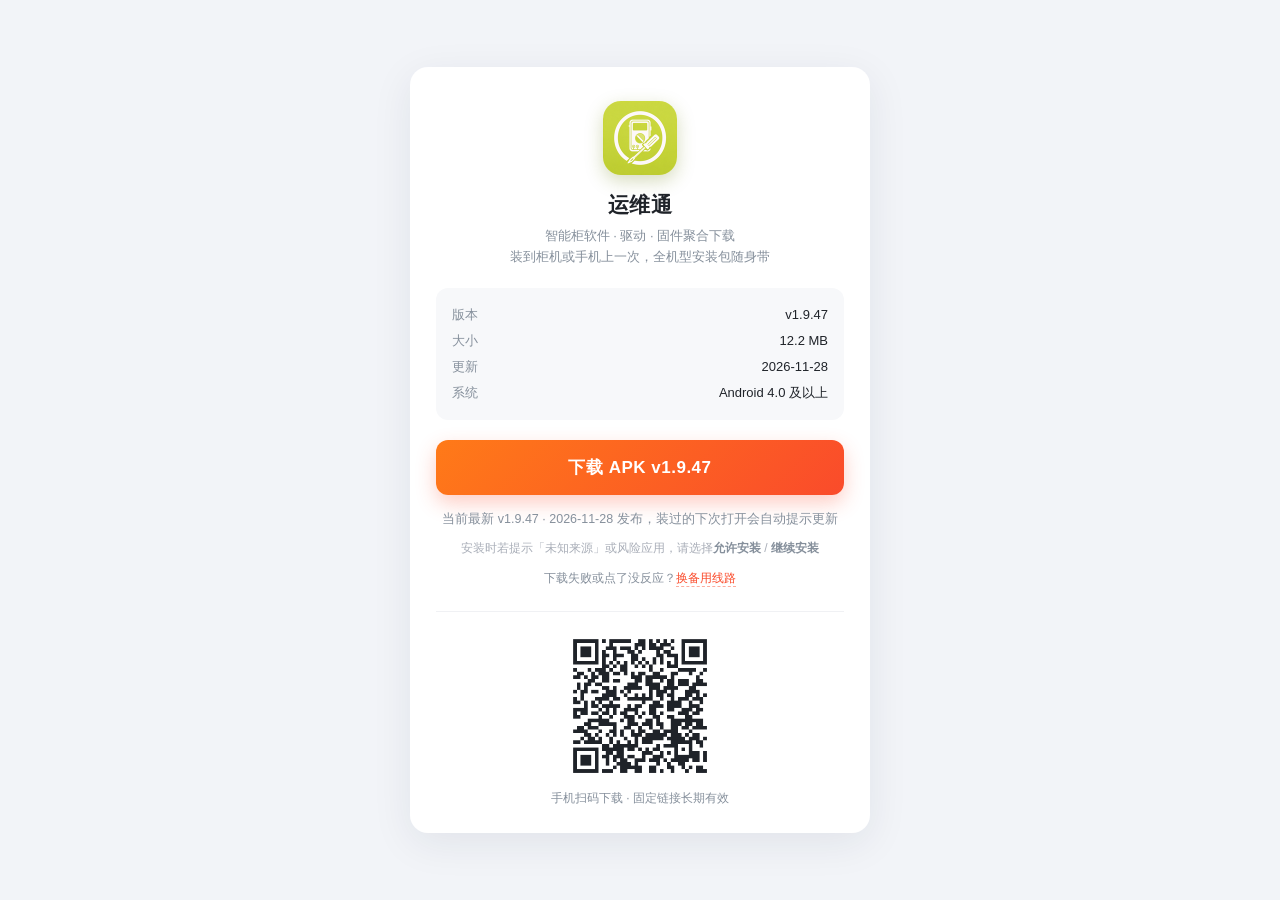
<file: app/index.html>
<!DOCTYPE html>
<html lang="zh-CN">
<head>
<meta charset="utf-8">
<meta name="viewport" content="width=device-width,initial-scale=1,viewport-fit=cover">
<title>运维通 · 下载</title>
<style>
  * { margin: 0; padding: 0; box-sizing: border-box; -webkit-tap-highlight-color: transparent; }
  body {
    font-family: -apple-system, BlinkMacSystemFont, "PingFang SC", "Hiragino Sans GB", "Microsoft YaHei", sans-serif;
    background: #f2f4f8; color: #1f2329; min-height: 100vh;
    display: flex; align-items: center; justify-content: center; padding: 20px;
  }
  .card {
    background: #fff; width: 100%; max-width: 460px; border-radius: 18px;
    padding: 34px 26px 26px; box-shadow: 0 10px 40px rgba(20, 32, 60, .08); text-align: center;
  }
  .logo {
    width: 74px; height: 74px; margin: 0 auto 16px; border-radius: 18px; display: block;
    box-shadow: 0 6px 18px rgba(110, 130, 20, .28);
  }
  h1 { font-size: 21px; font-weight: 600; letter-spacing: .5px; }
  .sub { margin-top: 7px; font-size: 13px; color: #86909c; line-height: 1.6; }
  .meta {
    margin: 20px 0 4px; background: #f7f8fa; border-radius: 12px; padding: 14px 16px; text-align: left;
  }
  .meta div { display: flex; justify-content: space-between; font-size: 13px; line-height: 2; }
  .meta span:first-child { color: #86909c; }
  .meta span:last-child { color: #1f2329; font-weight: 500; font-variant-numeric: tabular-nums; }
  .btn {
    display: block; margin-top: 20px; padding: 16px; border-radius: 12px;
    background: linear-gradient(135deg, #ff7a18, #fa4b2b); color: #fff; text-decoration: none;
    font-size: 17px; font-weight: 600; letter-spacing: .5px;
    box-shadow: 0 8px 20px rgba(250, 75, 43, .28);
  }
  .btn:active { transform: translateY(1px); opacity: .92; }
  .btn[aria-disabled="true"] { background: #c9cdd4; box-shadow: none; }
  /* 有新版本时给主按钮加一圈呼吸光，提示「该更新了」 */
  .btn.fresh { animation: breathe 2s ease-in-out infinite; }
  @keyframes breathe {
    0%, 100% { box-shadow: 0 8px 20px rgba(250, 75, 43, .28); }
    50% { box-shadow: 0 8px 26px rgba(250, 75, 43, .55); }
  }
  .state { margin-top: 14px; font-size: 12.5px; line-height: 1.7; color: #86909c; min-height: 21px; }
  .state.fresh { color: #f5222d; font-weight: 600; }
  .hint { margin-top: 8px; font-size: 12px; color: #a9aeb8; line-height: 1.7; }
  .hint b { white-space: nowrap; color: #86909c; }
  .alt { margin-top: 10px; font-size: 12px; color: #86909c; line-height: 1.7; }
  .alt a { color: #fa4b2b; text-decoration: none; border-bottom: 1px dashed rgba(250, 75, 43, .45); padding-bottom: 1px; }
  .qr { margin-top: 22px; padding-top: 20px; border-top: 1px solid #f0f1f4; }
  .qr img { width: 148px; height: 148px; display: block; margin: 0 auto 10px; border-radius: 10px; background: #fff; }
  .qr p { font-size: 12px; color: #86909c; }
  .mask {
    position: fixed; inset: 0; background: rgba(0, 0, 0, .78); z-index: 99;
    display: none; padding: 24px; color: #fff;
  }
  .mask.on { display: block; }
  .mask .arrow { text-align: right; font-size: 40px; line-height: 1; margin-bottom: 14px; }
  .mask .txt { background: rgba(255, 255, 255, .1); border-radius: 12px; padding: 18px; font-size: 15px; line-height: 1.9; }
  .mask .txt b { color: #ffd666; }
  .mask .close { margin-top: 18px; text-align: center; font-size: 14px; color: #c9cdd4; }
  @media (prefers-color-scheme: dark) {
    body { background: #14151a; color: #e8eaee; }
    .card { background: #1e1f26; box-shadow: 0 10px 40px rgba(0, 0, 0, .5); }
    .meta { background: #26272f; }
    .meta span:last-child { color: #e8eaee; }
    .qr { border-top-color: #2a2b33; }
    .state.fresh { color: #ff7875; }
  }
</style>
</head>
<body>
<div class="card">
  <img class="logo" src="icon.png" alt="运维通" width="74" height="74">
  <h1>运维通</h1>
  <p class="sub">智能柜软件 · 驱动 · 固件聚合下载<br>装到柜机或手机上一次，全机型安装包随身带</p>

  <div class="meta">
    <div><span>版本</span><span id="ver">读取中…</span></div>
    <div><span>大小</span><span id="size">—</span></div>
    <div><span>更新</span><span id="date">—</span></div>
    <div><span>系统</span><span>Android 4.0 及以上</span></div>
  </div>

  <a class="btn" id="dl" href="fcbox-catalog.apk" download>下载 APK</a>
  <p class="state" id="state">正在获取最新版本…</p>
  <p class="hint">安装时若提示「未知来源」或风险应用，请选择<b>允许安装</b> / <b>继续安装</b></p>
  <p class="alt" id="alt">下载失败或点了没反应？<a id="mir" href="https://chuyl666.github.io/fcbox-download/app/fcbox-catalog.apk">换备用线路</a></p>

  <div class="qr">
    <img src="qr.png" alt="扫码下载" width="132" height="132">
    <p>手机扫码下载 · 固定链接长期有效</p>
  </div>
</div>

<div class="mask" id="mask">
  <div class="arrow">↗</div>
  <div class="txt">
    当前在<b>微信 / QQ</b> 中打开，无法直接下载 APK。<br>
    请点右上角 <b>「···」</b> → 选择<b>「在浏览器打开」</b>，再点下载。
  </div>
  <div class="close" id="closeMask">我知道了</div>
</div>

<script>
(function () {
  var isWx = /MicroMessenger|QQ\//i.test(navigator.userAgent);
  var mask = document.getElementById('mask');
  var btn = document.getElementById('dl');
  var state = document.getElementById('state');
  var mir = document.getElementById('mir');

  /* 本站网关不回 206（不支持断点续传），小米自带浏览器用的是多线程下载器，
     遇到 200 全量响应会直接判失败。GitHub Pages 镜像支持 Range，给 MIUI 默认走镜像。 */
  var LOCAL_APK = 'fcbox-catalog.apk';
  var MIRROR = 'https://chuyl666.github.io/fcbox-download/app/fcbox-catalog.apk';
  var isMiui = /MiuiBrowser|XiaoMi\//i.test(navigator.userAgent);
  var base = isMiui ? MIRROR : LOCAL_APK;
  var KEY = 'fcbox_app_ver';        // 本机上次下载过的版本
  var VER = '';                     // 线上最新版本

  if (isMiui) {
    btn.textContent = '下载 APK（备用线路）';
    document.getElementById('alt').innerHTML =
      '已自动切到支持断点续传的线路；若仍失败，可长按复制链接到其他浏览器下载';
  }

  /* 读取「上次下载的版本」：优先 URL 参数 ?ver=（App 内跳转会带自己的版本），
     否则用本机 localStorage 记录。两条都没有就按首次安装处理。 */
  function knownVersion() {
    var m = /[?&]ver=([^&]+)/.exec(location.search);
    if (m) return decodeURIComponent(m[1]);
    try { return localStorage.getItem(KEY) || ''; } catch (e) { return ''; }
  }

  /* 同一个文件名反复覆盖，浏览器和 CDN 会把旧包缓存住，所以下载地址带上版本号 +
     时间戳，保证「点一次拿到的一定是当前这一版」。 */
  function apkUrl(v) {
    return base + (base.indexOf('?') < 0 ? '?' : '&') + 'v=' + encodeURIComponent(v) + '&t=' + Date.now();
  }

  function remember(v) {
    try { localStorage.setItem(KEY, v); } catch (e) {}
  }

  fetch('version.json?t=' + Date.now(), { cache: 'no-store' })
    .then(function (r) { return r.json(); })
    .then(function (v) {
      VER = v.version;
      document.getElementById('ver').textContent = 'v' + v.version;
      var kb = v.size / 1024;
      document.getElementById('size').textContent =
        kb < 1024 ? Math.round(kb) + ' KB' : (kb / 1024).toFixed(1) + ' MB';
      var d = new Date(v.updatedAt);
      var day = '';
      if (!isNaN(d)) {
        day = d.getFullYear() + '-' + ('0' + (d.getMonth() + 1)).slice(-2) + '-' + ('0' + d.getDate()).slice(-2);
        document.getElementById('date').textContent = day;
      }

      btn.href = apkUrl(v.version);
      btn.setAttribute('download', '运维通_v' + v.version + '.apk');
      mir.href = MIRROR;
      var tail = isMiui ? '（备用线路）' : '';

      var known = knownVersion();
      if (known && known !== v.version) {
        // 有旧版 → 主按钮直接就是「一键更新」
        btn.textContent = '一键更新到 v' + v.version + tail;
        btn.className = 'btn fresh';
        state.className = 'state fresh';
        state.textContent = '检测到你上次下载的是 v' + known + '，点上方按钮直接换新';
      } else if (known) {
        btn.textContent = '已是最新版，重新下载' + tail;
        state.className = 'state';
        state.textContent = '当前最新 v' + v.version + (day ? ' · ' + day + ' 发布' : '');
      } else {
        btn.textContent = '下载 APK v' + v.version + tail;
        state.className = 'state';
        state.textContent = '当前最新 v' + v.version + (day ? ' · ' + day + ' 发布' : '') + '，装过的下次打开会自动提示更新';
      }
    })
    .catch(function () {
      document.getElementById('ver').textContent = '最新版';
      state.className = 'state';
      state.textContent = '版本信息读取失败，仍可直接下载最新安装包';
    });

  btn.addEventListener('click', function (e) {
    if (isWx) { e.preventDefault(); mask.classList.add('on'); return; }
    if (VER) remember(VER);
  });

  if (isWx) {
    if (window.innerWidth < 900) mask.classList.add('on');
  }
  document.getElementById('closeMask').addEventListener('click', function () {
    mask.classList.remove('on');
  });
})();
</script>
</body>
</html>
</file>
